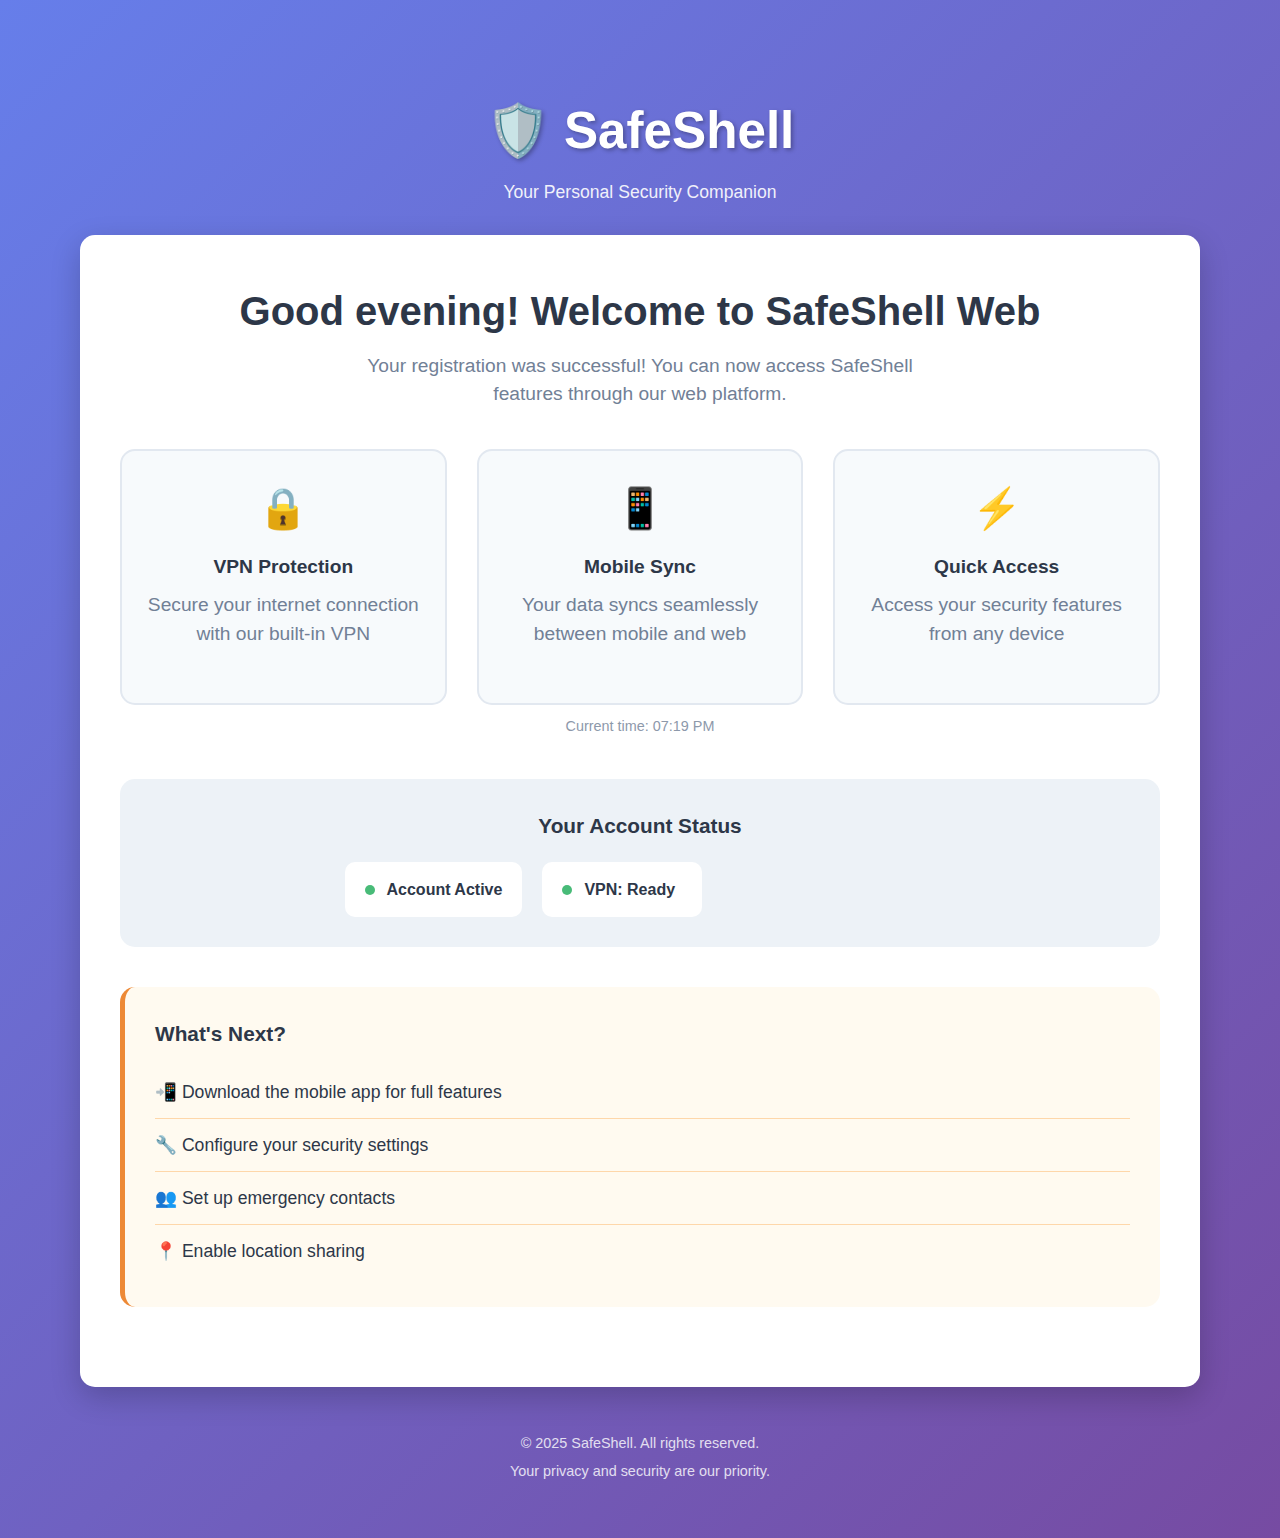
<file: Web-App/index.html>
<!DOCTYPE html>
<html lang="en">
<head>
    <meta charset="UTF-8">
    <meta name="viewport" content="width=device-width, initial-scale=1.0">
    <title>SafeShell - Your Security Companion</title>
    <link rel="stylesheet" href="style.css">
</head>
<body>
<div class="container">
    <header>
        <div class="logo">
            <h1>🛡️ SafeShell</h1>
            <p>Your Personal Security Companion</p>
        </div>
    </header>

    <main>
        <section class="hero">
            <h2>Welcome to SafeShell Web</h2>
            <p>Your registration was successful! You can now access SafeShell features through our web platform.</p>

            <div class="feature-grid">
                <div class="feature-card">
                    <div class="feature-icon">🔒</div>
                    <h3>VPN Protection</h3>
                    <p>Secure your internet connection with our built-in VPN</p>
                </div>

                <div class="feature-card">
                    <div class="feature-icon">📱</div>
                    <h3>Mobile Sync</h3>
                    <p>Your data syncs seamlessly between mobile and web</p>
                </div>

                <div class="feature-card">
                    <div class="feature-icon">⚡</div>
                    <h3>Quick Access</h3>
                    <p>Access your security features from any device</p>
                </div>
            </div>
        </section>

        <section class="status-section">
            <h3>Your Account Status</h3>
            <div class="status-indicator">
                <div class="status active">
                    <span class="dot"></span>
                    Account Active
                </div>
                <div class="status">
                    <span class="dot"></span>
                    VPN: Ready
                </div>
                <div class="status">
                    <span class="dot"></span>
                    Protection: Enabled
                </div>
            </div>
        </section>

        <section class="next-steps">
            <h3>What's Next?</h3>
            <ul>
                <li>📲 Download the mobile app for full features</li>
                <li>🔧 Configure your security settings</li>
                <li>👥 Set up emergency contacts</li>
                <li>📍 Enable location sharing</li>
            </ul>
        </section>
    </main>

    <footer>
        <p>&copy; 2025 SafeShell. All rights reserved.</p>
        <p>Your privacy and security are our priority.</p>
    </footer>
</div>

<script src="script.js"></script>
</body>
</html>
</file>
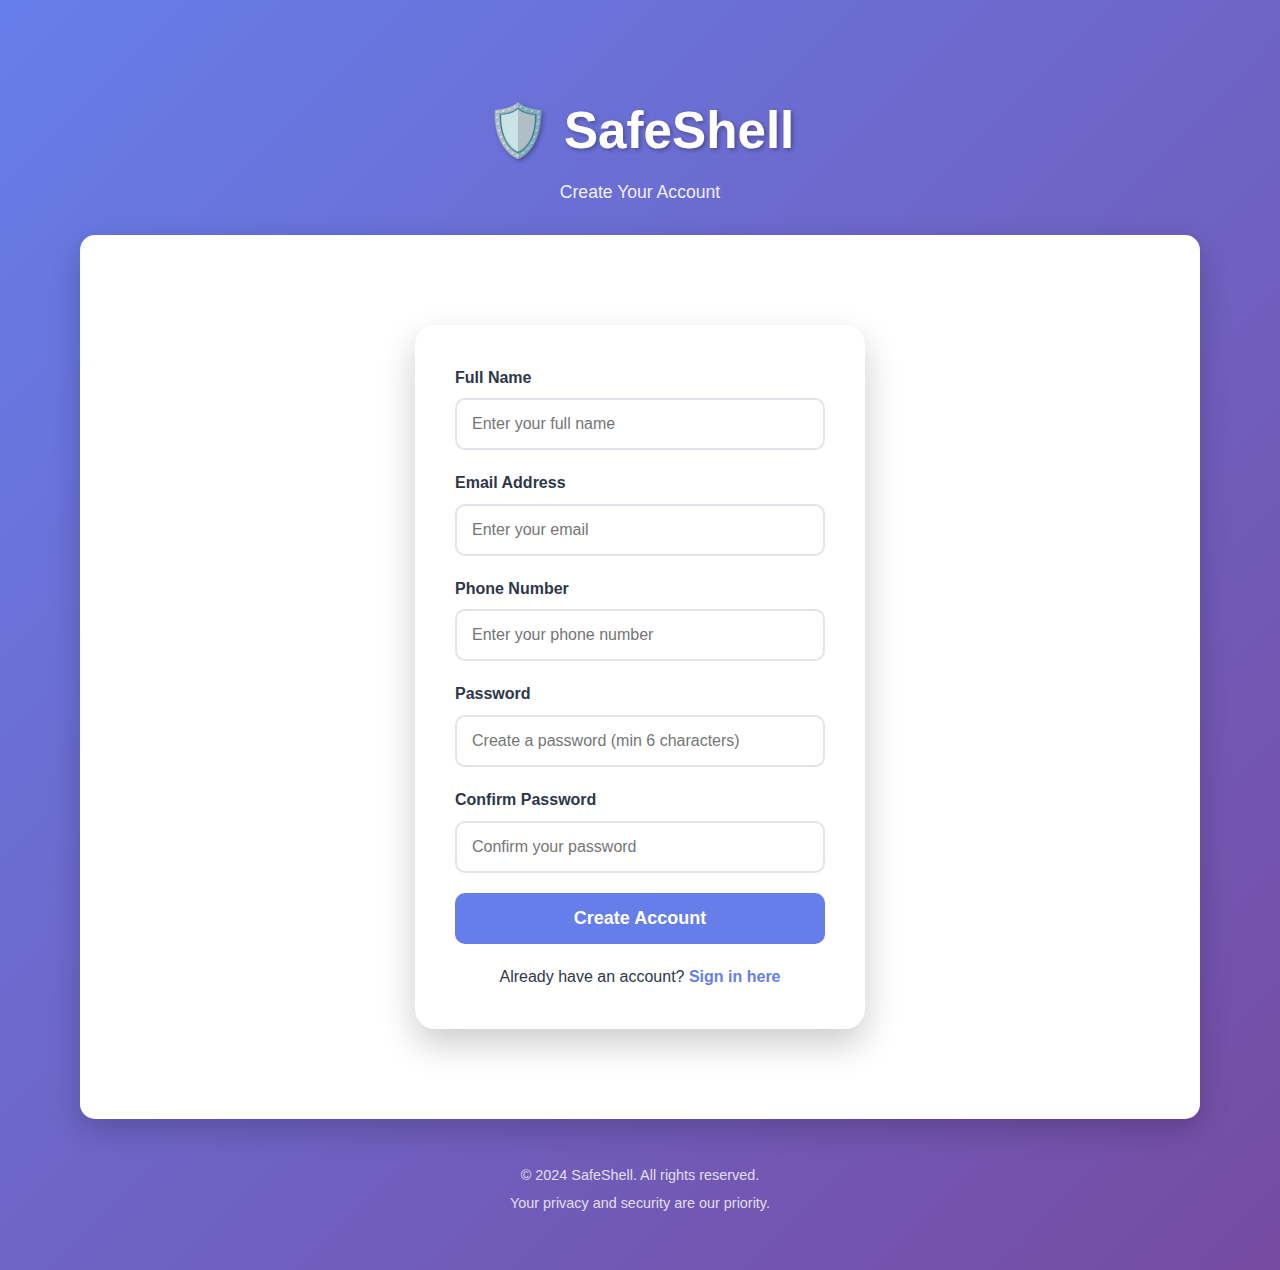
<file: Web-App/register.html>
<!DOCTYPE html>
<html lang="en">
<head>
    <meta charset="UTF-8">
    <meta name="viewport" content="width=device-width, initial-scale=1.0">
    <title>SafeShell - Register</title>
    <link rel="stylesheet" href="style.css">
    <link rel="stylesheet" href="register.css">
</head>
<body>
<div class="container">
    <header>
        <div class="logo">
            <h1>🛡️ SafeShell</h1>
            <p>Create Your Account</p>
        </div>
    </header>

    <main>
        <div class="registration-container">
            <div class="mobile-notice" id="mobileNotice">
                <strong>📱 Mobile Registration</strong>
                <p>You're registering from the SafeShell mobile app</p>
            </div>

            <form id="registrationForm">
                <div class="form-group">
                    <label for="fullName">Full Name</label>
                    <input type="text" id="fullName" name="fullName" required placeholder="Enter your full name">
                    <div class="error-message" id="nameError"></div>
                </div>

                <div class="form-group">
                    <label for="email">Email Address</label>
                    <input type="email" id="email" name="email" required placeholder="Enter your email">
                    <div class="error-message" id="emailError"></div>
                </div>

                <div class="form-group">
                    <label for="phone">Phone Number</label>
                    <input type="tel" id="phone" name="phone" required placeholder="Enter your phone number">
                    <div class="error-message" id="phoneError"></div>
                </div>

                <div class="form-group">
                    <label for="password">Password</label>
                    <input type="password" id="password" name="password" required placeholder="Create a password (min 6 characters)">
                    <div class="error-message" id="passwordError"></div>
                </div>

                <div class="form-group">
                    <label for="confirmPassword">Confirm Password</label>
                    <input type="password" id="confirmPassword" name="confirmPassword" required placeholder="Confirm your password">
                    <div class="error-message" id="confirmPasswordError"></div>
                </div>

                <button type="submit" class="btn" id="submitBtn">Create Account</button>
            </form>

            <div class="login-link">
                <p>Already have an account? <a href="index.html">Sign in here</a></p>
            </div>
        </div>
    </main>

    <footer>
        <p>&copy; 2024 SafeShell. All rights reserved.</p>
        <p>Your privacy and security are our priority.</p>
    </footer>
</div>

<script src="script.js"></script>
<script src="register.js"></script>
</body>
</html>
</file>
<file: Web-App/style.css>
* {
    margin: 0;
    padding: 0;
    box-sizing: border-box;
}

:root {
    --primary-color: #667eea;
    --secondary-color: #764ba2;
    --text-dark: #2d3748;
    --text-light: #718096;
    --background-light: #f7fafc;
    --white: #ffffff;
    --success: #48bb78;
    --warning: #ed8936;
    --shadow: 0 10px 30px rgba(0,0,0,0.2);
    --border-radius: 15px;
}

body {
    font-family: 'Segoe UI', Tahoma, Geneva, Verdana, sans-serif;
    line-height: 1.6;
    color: var(--text-dark);
    background: linear-gradient(135deg, var(--primary-color) 0%, var(--secondary-color) 100%);
    min-height: 100vh;
    -webkit-text-size-adjust: 100%; /* Prevent font scaling in landscape */
}

.container {
    max-width: 1200px;
    margin: 0 auto;
    padding: 15px;
    min-height: 100vh;
    display: flex;
    flex-direction: column;
}

/* ===== MOBILE FIRST STYLES ===== */

/* Header Styles */
header {
    text-align: center;
    padding: 30px 0 20px;
    color: var(--white);
}

.logo h1 {
    font-size: 2.2rem;
    margin-bottom: 8px;
    text-shadow: 2px 2px 4px rgba(0,0,0,0.3);
    word-wrap: break-word;
}

.logo p {
    font-size: 1.1rem;
    opacity: 0.9;
    line-height: 1.4;
}

/* Main Content */
main {
    flex: 1;
    background: var(--white);
    border-radius: var(--border-radius);
    padding: 25px 20px;
    box-shadow: var(--shadow);
    margin-bottom: 15px;
}

.hero {
    text-align: center;
    margin-bottom: 30px;
}

.hero h2 {
    color: var(--text-dark);
    font-size: 1.8rem;
    margin-bottom: 15px;
    line-height: 1.3;
}

.hero p {
    font-size: 1.1rem;
    color: var(--text-light);
    margin: 0 auto 30px;
    line-height: 1.5;
}

/* Feature Grid - Mobile First */
.feature-grid {
    display: grid;
    grid-template-columns: 1fr;
    gap: 20px;
    margin-top: 30px;
}

.feature-card {
    background: var(--background-light);
    padding: 25px 20px;
    border-radius: var(--border-radius);
    text-align: center;
    border: 2px solid #e2e8f0;
    transition: all 0.3s ease;
    cursor: pointer;
    -webkit-tap-highlight-color: transparent; /* Remove tap highlight on mobile */
}

.feature-card:active {
    transform: scale(0.98); /* Touch feedback */
}

.feature-icon {
    font-size: 2.5rem;
    margin-bottom: 12px;
}

.feature-card h3 {
    color: var(--text-dark);
    margin-bottom: 8px;
    font-size: 1.2rem;
}

.feature-card p {
    color: var(--text-light);
    line-height: 1.5;
    font-size: 0.95rem;
}

/* Status Section */
.status-section {
    background: #edf2f7;
    padding: 25px 20px;
    border-radius: var(--border-radius);
    margin: 30px 0;
}

.status-section h3 {
    color: var(--text-dark);
    margin-bottom: 20px;
    text-align: center;
    font-size: 1.3rem;
}

.status-indicator {
    display: flex;
    flex-direction: column;
    gap: 15px;
    align-items: center;
}

.status {
    display: flex;
    align-items: center;
    gap: 12px;
    padding: 15px 20px;
    background: var(--white);
    border-radius: 10px;
    font-weight: 600;
    width: 100%;
    max-width: 280px;
    font-size: 1rem;
}

.dot {
    width: 10px;
    height: 10px;
    border-radius: 50%;
    background: var(--success);
    flex-shrink: 0;
}

.status.active .dot {
    background: var(--success);
    animation: pulse 2s infinite;
}

@keyframes pulse {
    0% { opacity: 1; transform: scale(1); }
    50% { opacity: 0.7; transform: scale(1.1); }
    100% { opacity: 1; transform: scale(1); }
}

/* Next Steps */
.next-steps {
    background: #fffaf0;
    padding: 25px 20px;
    border-radius: var(--border-radius);
    border-left: 5px solid var(--warning);
    margin: 30px 0;
}

.next-steps h3 {
    color: var(--text-dark);
    margin-bottom: 15px;
    font-size: 1.3rem;
}

.next-steps ul {
    list-style: none;
}

.next-steps li {
    padding: 12px 0;
    font-size: 1rem;
    border-bottom: 1px solid #fed7aa;
    display: flex;
    align-items: center;
    gap: 10px;
}

.next-steps li:last-child {
    border-bottom: none;
}

/* Footer */
footer {
    text-align: center;
    color: var(--white);
    padding: 20px 0 10px;
}

footer p {
    margin: 5px 0;
    opacity: 0.8;
    font-size: 0.9rem;
}

/* ===== TABLET STYLES (768px and up) ===== */
@media (min-width: 768px) {
    .container {
        padding: 20px;
    }

    main {
        padding: 35px 30px;
        margin-bottom: 20px;
    }

    .logo h1 {
        font-size: 2.8rem;
    }

    .hero h2 {
        font-size: 2.2rem;
    }

    .feature-grid {
        grid-template-columns: repeat(2, 1fr);
        gap: 25px;
    }

    .status-indicator {
        flex-direction: row;
        justify-content: center;
        gap: 20px;
    }

    .status {
        width: auto;
        min-width: 160px;
    }

    .next-steps li {
        font-size: 1.1rem;
    }
}

/* ===== DESKTOP STYLES (1024px and up) ===== */
@media (min-width: 1024px) {
    .container {
        padding: 30px;
    }

    header {
        padding: 50px 0 30px;
    }

    .logo h1 {
        font-size: 3.2rem;
    }

    .hero h2 {
        font-size: 2.5rem;
    }

    .hero p {
        font-size: 1.2rem;
        max-width: 600px;
    }

    .feature-grid {
        grid-template-columns: repeat(3, 1fr);
        gap: 30px;
        margin-top: 40px;
    }

    .feature-card:hover {
        transform: translateY(-5px);
        box-shadow: 0 15px 35px rgba(0,0,0,0.15);
    }

    .feature-card:active {
        transform: scale(0.98);
    }

    .status-section {
        padding: 30px;
        margin: 40px 0;
    }

    .next-steps {
        padding: 30px;
    }
}

/* ===== LARGE DESKTOP STYLES (1200px and up) ===== */
@media (min-width: 1200px) {
    .container {
        padding: 40px;
    }

    main {
        padding: 50px 40px;
    }
}

/* ===== LANDSCAPE MOBILE STYLES ===== */
@media (max-height: 500px) and (orientation: landscape) {
    header {
        padding: 20px 0 15px;
    }

    .logo h1 {
        font-size: 1.8rem;
    }

    main {
        padding: 20px 15px;
    }

    .hero {
        margin-bottom: 20px;
    }

    .feature-grid {
        margin-top: 20px;
    }
}

/* ===== HIGH-DPI SCREENS ===== */
@media (-webkit-min-device-pixel-ratio: 2), (min-resolution: 192dpi) {
    .feature-card {
        border-width: 1.5px; /* Thinner borders on retina */
    }
}

/* ===== TOUCH DEVICE OPTIMIZATIONS ===== */
@media (hover: none) and (pointer: coarse) {
    .feature-card:hover {
        transform: none; /* Disable hover effects on touch devices */
    }
}

/* ===== ACCESSIBILITY ===== */
@media (prefers-reduced-motion: reduce) {
    * {
        animation-duration: 0.01ms !important;
        animation-iteration-count: 1 !important;
        transition-duration: 0.01ms !important;
    }

    .status.active .dot {
        animation: none;
    }
}

/* ===== DARK MODE SUPPORT ===== */
@media (prefers-color-scheme: dark) {
    :root {
        --text-dark: #e2e8f0;
        --text-light: #a0aec0;
        --background-light: #2d3748;
    }

    body {
        background: linear-gradient(135deg, #4a5568 0%, #2d3748 100%);
    }

    main {
        background: #1a202c;
    }

    .feature-card {
        background: #2d3748;
        border-color: #4a5568;
    }

    .status-section {
        background: #2d3748;
    }

    .status {
        background: #4a5568;
        color: var(--white);
    }

    .next-steps {
        background: #2d3748;
        border-left-color: #ed8936;
    }

    .next-steps li {
        border-bottom-color: #4a5568;
    }
}

/* ===== PRINT STYLES ===== */
@media print {
    body {
        background: white !important;
        color: black !important;
    }

    .container {
        max-width: none;
        padding: 0;
    }

    main {
        box-shadow: none;
        margin: 0;
    }

    .feature-card {
        break-inside: avoid;
        border: 1px solid #ccc;
    }
}
</file>
<file: Web-App/register.css>
/* Registration-specific styles */
.registration-container {
    max-width: 450px;
    margin: 40px auto;
    padding: 40px;
    background: white;
    border-radius: 20px;
    box-shadow: 0 15px 35px rgba(0,0,0,0.2);
}

.form-group {
    margin-bottom: 20px;
}

.form-group label {
    display: block;
    margin-bottom: 8px;
    font-weight: 600;
    color: var(--text-dark);
}

.form-group input {
    width: 100%;
    padding: 15px;
    border: 2px solid #e1e5e9;
    border-radius: 10px;
    font-size: 16px;
    transition: border-color 0.3s ease;
}

.form-group input:focus {
    outline: none;
    border-color: var(--primary-color);
}

.btn {
    width: 100%;
    padding: 15px;
    background: var(--primary-color);
    color: white;
    border: none;
    border-radius: 10px;
    font-size: 18px;
    font-weight: 600;
    cursor: pointer;
    transition: background 0.3s ease;
}

.btn:hover {
    background: #5a6fd8;
}

.btn:disabled {
    background: #ccc;
    cursor: not-allowed;
}

.login-link {
    text-align: center;
    margin-top: 20px;
}

.login-link a {
    color: var(--primary-color);
    text-decoration: none;
    font-weight: 600;
}

.mobile-notice {
    background: #e6f7ff;
    padding: 15px;
    border-radius: 10px;
    margin-bottom: 20px;
    text-align: center;
    border-left: 4px solid #1890ff;
    display: none;
}

.error-message {
    color: #e53e3e;
    font-size: 14px;
    margin-top: 5px;
    display: none;
}

.success-message {
    color: #38a169;
    font-size: 14px;
    margin-top: 5px;
    display: none;
}

.password-strength {
    margin-top: 5px;
    font-size: 12px;
}

.strength-weak { color: #e53e3e; }
.strength-medium { color: #d69e2e; }
.strength-strong { color: #38a169; }

/* Mobile responsiveness for registration */
@media (max-width: 480px) {
    .registration-container {
        padding: 30px 20px;
        margin: 20px auto;
    }

    .form-group input {
        padding: 12px;
    }

    .btn {
        padding: 12px;
        font-size: 16px;
    }
}

/* Loading animation */
.loading {
    display: inline-block;
    width: 20px;
    height: 20px;
    border: 3px solid #ffffff;
    border-radius: 50%;
    border-top-color: transparent;
    animation: spin 1s ease-in-out infinite;
}

@keyframes spin {
    to { transform: rotate(360deg); }
}
</file>
